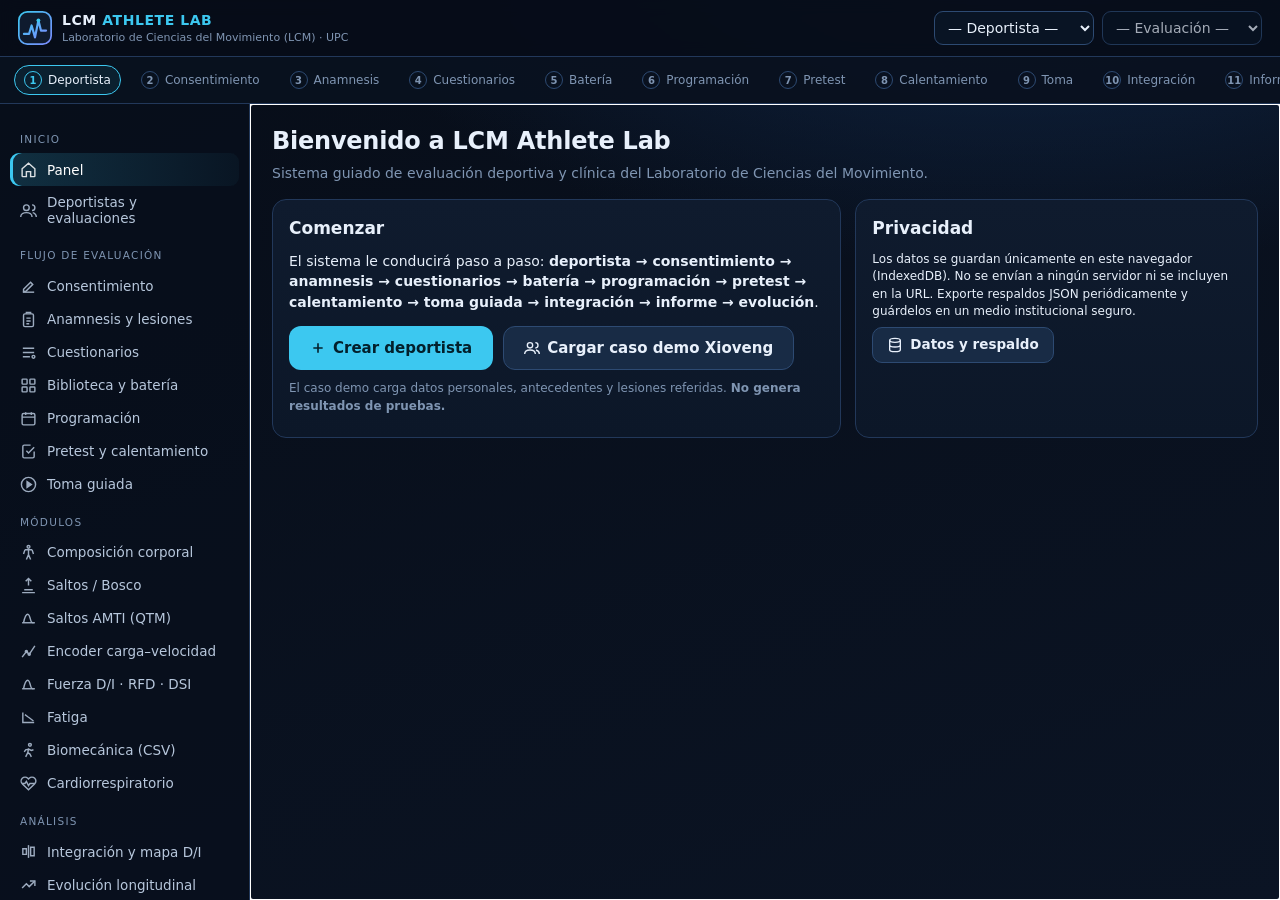
<file: modular/index.html>
<!doctype html><html lang="es"><head><meta charset="utf-8"><meta name="viewport" content="width=device-width,initial-scale=1"><meta name="referrer" content="no-referrer"><meta name="color-scheme" content="dark"><title>LCM Athlete Lab</title>
<link rel="stylesheet" href="styles.css"></head><body><noscript>Se requiere JavaScript.</noscript><script src="app.js"></script></body></html>
</file>
<file: modular/styles.css>
/* ==========================================================
   LCM Athlete Lab — estilos
   ========================================================== */
:root{
  --bg:#070d18; --bg2:#0b1424; --panel:#0f1b2e; --panel2:#132339; --panel3:#182b45;
  --line:#22385a; --line2:#2d4a72;
  --txt:#e8f0fb; --txt2:#b7c7dc; --muted:#7f95b2;
  --accent:#3cc8f0; --accent2:#7c8cff; --accentInk:#03202c;
  --ok:#34d399; --warn:#fbbf24; --bad:#f87171; --info:#60a5fa;
  --right:#f59e0b; --left:#22d3ee; --fig:#dbe7f7; --fig2:#6b83a3;
  --radius:14px; --shadow:0 10px 30px rgba(0,0,0,.35);
  --font: "Inter","Segoe UI",system-ui,-apple-system,Roboto,Arial,sans-serif;
  --mono: ui-monospace,"SF Mono",Menlo,Consolas,monospace;
}
*{box-sizing:border-box}
html,body{margin:0;height:100%}
body{font-family:var(--font);background:radial-gradient(1200px 600px at 80% -10%,#10284a 0%,transparent 60%),linear-gradient(160deg,var(--bg),var(--bg2));color:var(--txt);font-size:14px;line-height:1.45;-webkit-font-smoothing:antialiased}
a{color:var(--accent)}
h1{font-size:24px;margin:0 0 4px;letter-spacing:-.01em}
h2{font-size:17px;margin:0 0 10px}
h3{font-size:14.5px;margin:0 0 8px}
h4{font-size:13px;margin:0 0 6px;color:var(--txt2);text-transform:uppercase;letter-spacing:.06em}
p{margin:6px 0}
.muted{color:var(--muted)} .small{font-size:12px} .tiny{font-size:11px} .mono{font-family:var(--mono)}
.right{text-align:right} .center{text-align:center} .nowrap{white-space:nowrap}
hr{border:0;border-top:1px solid var(--line);margin:14px 0}

/* ---------- layout ---------- */
.app{display:grid;grid-template-columns:250px 1fr;grid-template-rows:auto auto 1fr;min-height:100vh}
.topbar{grid-column:1/-1;position:sticky;top:0;z-index:30;display:flex;align-items:center;gap:14px;padding:10px 18px;background:rgba(7,13,24,.92);backdrop-filter:blur(8px);border-bottom:1px solid var(--line)}
.brand{display:flex;align-items:center;gap:10px;font-weight:900;letter-spacing:.04em}
.brand .logo{width:34px;height:34px}
.brand b{color:var(--accent)} .brand small{display:block;font-weight:500;letter-spacing:0;color:var(--muted);font-size:11px}
.topbar .spacer{flex:1}
.ctx{display:flex;gap:8px;align-items:center;flex-wrap:wrap}
.ctx select{width:auto;min-width:160px;max-width:260px;padding:7px 9px}
.hamb{display:none;background:var(--panel2);border:1px solid var(--line);color:var(--txt);border-radius:9px;padding:7px 10px;font-size:18px;cursor:pointer}
.phasebar{grid-column:1/-1;position:sticky;top:57px;z-index:25;background:rgba(9,17,31,.95);border-bottom:1px solid var(--line);padding:8px 14px;overflow-x:auto;white-space:nowrap;scrollbar-width:thin}
.phasebar ol{list-style:none;margin:0;padding:0;display:flex;gap:4px;align-items:center}
.phasebar li{display:flex;align-items:center}
.phase{display:flex;align-items:center;gap:6px;border:1px solid transparent;background:transparent;color:var(--muted);padding:5px 9px;border-radius:999px;cursor:pointer;font-size:12px;font-family:inherit}
.phase .dot{width:18px;height:18px;border-radius:50%;display:grid;place-items:center;border:1.5px solid var(--line2);font-size:10px;font-weight:800}
.phase.done{color:var(--txt2)} .phase.done .dot{background:var(--ok);border-color:var(--ok);color:#05261a}
.phase.current{color:var(--txt);border-color:var(--accent);background:rgba(60,200,240,.08)} .phase.current .dot{border-color:var(--accent);color:var(--accent)}
.phase.warn .dot{border-color:var(--warn);color:var(--warn)}
.phase:hover{background:var(--panel2)}
.phasebar .sep{width:14px;height:1px;background:var(--line2);margin:0 1px}
.sidebar{border-right:1px solid var(--line);background:rgba(8,15,28,.7);padding:14px 10px;overflow-y:auto;position:sticky;top:104px;height:calc(100vh - 104px)}
.sidebar .grp{font-size:10.5px;letter-spacing:.12em;text-transform:uppercase;color:var(--muted);margin:14px 10px 6px}
.sidebar button{display:flex;gap:10px;align-items:center;width:100%;text-align:left;border:0;background:transparent;color:var(--txt2);padding:8px 10px;border-radius:9px;cursor:pointer;font-size:13.5px;font-family:inherit}
.sidebar button svg{width:17px;height:17px;flex:none;opacity:.85}
.sidebar button:hover{background:var(--panel2);color:var(--txt)}
.sidebar button.active{background:linear-gradient(90deg,rgba(60,200,240,.18),rgba(60,200,240,.04));color:#fff;box-shadow:inset 3px 0 0 var(--accent)}
.sidebar .storage{margin:18px 8px 6px;padding:10px;border:1px dashed var(--line2);border-radius:10px;font-size:11px;color:var(--muted)}
.main{padding:20px 22px 60px;max-width:1500px;width:100%;min-width:0}
.pagehead{display:flex;justify-content:space-between;align-items:flex-end;gap:16px;margin-bottom:16px;flex-wrap:wrap}
.pagehead .sub{color:var(--muted)}
.actions{display:flex;gap:8px;flex-wrap:wrap;align-items:center}

/* ---------- grid & cards ---------- */
.grid{display:grid;grid-template-columns:repeat(12,minmax(0,1fr));gap:14px}
.c2{grid-column:span 2}.c3{grid-column:span 3}.c4{grid-column:span 4}.c5{grid-column:span 5}.c6{grid-column:span 6}.c7{grid-column:span 7}.c8{grid-column:span 8}.c9{grid-column:span 9}.c12{grid-column:span 12}
.card{background:linear-gradient(180deg,var(--panel),#0c1728);border:1px solid var(--line);border-radius:var(--radius);padding:16px;min-width:0}
.card.flat{background:var(--panel)}
.card.hl{border-color:var(--accent);box-shadow:0 0 0 1px rgba(60,200,240,.25)}
.card .cardhead{display:flex;justify-content:space-between;align-items:center;gap:10px;margin-bottom:10px}
.card .cardhead h2,.card .cardhead h3{margin:0}
.stack>*+*{margin-top:14px}
.row{display:flex;gap:10px;align-items:center;flex-wrap:wrap}
.between{justify-content:space-between}
.kpi{display:flex;flex-direction:column;gap:2px}
.kpi .v{font-size:26px;font-weight:850;letter-spacing:-.02em}
.kpi .l{font-size:11px;text-transform:uppercase;letter-spacing:.08em;color:var(--muted)}
.kpi .s{font-size:12px;color:var(--txt2)}
.kpi .ico{width:30px;height:30px;border-radius:9px;display:grid;place-items:center;background:rgba(60,200,240,.12);color:var(--accent);margin-bottom:6px}
.kpi .ico svg{width:18px;height:18px}

/* ---------- forms ---------- */
label{display:block;color:var(--txt2);font-size:12px;margin:10px 0 4px;font-weight:600}
label .req{color:var(--warn)}
input,select,textarea{width:100%;background:#091424;border:1px solid var(--line2);color:var(--txt);border-radius:9px;padding:9px 10px;font:inherit;font-size:14px}
input:focus,select:focus,textarea:focus{outline:2px solid rgba(60,200,240,.45);border-color:var(--accent)}
input.invalid,select.invalid,textarea.invalid{border-color:var(--bad);outline-color:rgba(248,113,113,.4)}
textarea{min-height:80px;resize:vertical}
input[type=checkbox],input[type=radio]{width:18px;height:18px;accent-color:var(--accent);vertical-align:middle;margin:0 8px 0 0}
.check{display:flex;align-items:flex-start;gap:6px;padding:10px 12px;border:1px solid var(--line);border-radius:10px;background:var(--panel2);margin:6px 0;cursor:pointer;font-size:13.5px;color:var(--txt);font-weight:500}
.check input{margin-top:1px}
.help{font-size:11.5px;color:var(--muted);margin-top:3px}
.fieldunit{position:relative}.fieldunit span{position:absolute;right:10px;top:50%;transform:translateY(-50%);font-size:11px;color:var(--muted);pointer-events:none}
.fieldunit input{padding-right:48px}

/* ---------- buttons ---------- */
.btn{display:inline-flex;align-items:center;justify-content:center;gap:7px;border:1px solid transparent;border-radius:10px;padding:9px 14px;font-weight:750;font-size:13.5px;cursor:pointer;background:var(--accent);color:var(--accentInk);font-family:inherit;line-height:1.1;text-decoration:none;white-space:nowrap}
.btn svg{width:16px;height:16px}
.btn:hover{filter:brightness(1.08)}
.btn:disabled{opacity:.45;cursor:not-allowed;filter:none}
.btn.sec{background:var(--panel3);color:var(--txt);border-color:var(--line2)}
.btn.ghost{background:transparent;color:var(--txt2);border-color:var(--line2)}
.btn.ok{background:var(--ok);color:#052b1c}
.btn.warn{background:var(--warn);color:#2b1d02}
.btn.bad{background:var(--bad);color:#2e0707}
.btn.sm{padding:6px 10px;font-size:12px;border-radius:8px}
.btn.lg{padding:13px 20px;font-size:15px;border-radius:12px}
.btn.icon{padding:7px}
.btn.block{width:100%}

/* ---------- pills / badges ---------- */
.pill{display:inline-flex;align-items:center;gap:5px;border:1px solid var(--line2);padding:3px 9px;border-radius:999px;font-size:11px;color:var(--txt2);margin:2px 3px 2px 0;background:rgba(255,255,255,.02);white-space:nowrap}
.pill.ok{border-color:rgba(52,211,153,.5);color:var(--ok)}
.pill.warn{border-color:rgba(251,191,36,.5);color:var(--warn)}
.pill.bad{border-color:rgba(248,113,113,.5);color:var(--bad)}
.pill.info{border-color:rgba(96,165,250,.5);color:var(--info)}
.pill.acc{border-color:rgba(60,200,240,.5);color:var(--accent)}
.pill.R{border-color:var(--right);color:var(--right)} .pill.L{border-color:var(--left);color:var(--left)}
.reftype{display:inline-block;font-size:10px;font-weight:800;letter-spacing:.06em;text-transform:uppercase;padding:3px 7px;border-radius:5px;white-space:nowrap}
.rt-cutoff{background:#7c2d12;color:#ffedd5}
.rt-normative{background:#1e3a8a;color:#dbeafe}
.rt-mdc{background:#065f46;color:#d1fae5}
.rt-mcid{background:#5b21b6;color:#ede9fe}
.rt-sem{background:#0f766e;color:#ccfbf1}
.rt-descriptive{background:#374151;color:#e5e7eb}
.rt-method{background:#334155;color:#e2e8f0}
.rt-device{background:#713f12;color:#fef3c7}

/* ---------- tables ---------- */
.tablewrap{overflow-x:auto;-webkit-overflow-scrolling:touch}
table{width:100%;border-collapse:collapse;font-size:13px}
th,td{padding:8px 9px;border-bottom:1px solid var(--line);text-align:left;vertical-align:top}
th{color:var(--muted);font-weight:650;font-size:11.5px;text-transform:uppercase;letter-spacing:.05em}
tr.dim td{opacity:.5}
td.num,th.num{text-align:right;font-variant-numeric:tabular-nums}

/* ---------- alerts / notes ---------- */
.note{border:1px solid var(--line2);border-left:4px solid var(--info);background:rgba(96,165,250,.07);padding:10px 12px;border-radius:10px;font-size:13px;margin:8px 0}
.note.warn{border-left-color:var(--warn);background:rgba(251,191,36,.08)}
.note.bad{border-left-color:var(--bad);background:rgba(248,113,113,.08)}
.note.ok{border-left-color:var(--ok);background:rgba(52,211,153,.07)}
.note.neutral{border-left-color:var(--muted);background:rgba(255,255,255,.03)}
.levels{display:grid;gap:6px}
.lvl{display:grid;grid-template-columns:130px 1fr;gap:10px;padding:8px 10px;border-radius:9px;background:var(--panel2);border:1px solid var(--line)}
.lvl b{font-size:10.5px;letter-spacing:.08em;text-transform:uppercase;color:var(--muted)}
.lvl.l1{border-left:3px solid var(--accent)} .lvl.l2{border-left:3px solid var(--accent2)} .lvl.l3{border-left:3px solid var(--muted)}

/* ---------- progress ---------- */
.bar{height:8px;background:#15263d;border-radius:9px;overflow:hidden}
.bar i{display:block;height:100%;background:linear-gradient(90deg,var(--accent),var(--accent2));border-radius:9px;transition:width .3s}
.ring{--p:0;width:64px;height:64px;border-radius:50%;background:conic-gradient(var(--accent) calc(var(--p)*1%),#15263d 0);display:grid;place-items:center}
.ring span{width:50px;height:50px;border-radius:50%;background:var(--panel);display:grid;place-items:center;font-weight:800;font-size:13px}

/* ---------- lists ---------- */
.list{display:flex;flex-direction:column;gap:8px}
.item{display:flex;gap:12px;align-items:center;justify-content:space-between;padding:11px 12px;border:1px solid var(--line);border-radius:11px;background:var(--panel2)}
.item:hover{border-color:var(--line2)}
.item .meta{font-size:12px;color:var(--muted)}
.empty{padding:26px;text-align:center;color:var(--muted);border:1px dashed var(--line2);border-radius:12px}

/* ---------- test library ---------- */
.filters{display:flex;gap:6px;flex-wrap:wrap;margin-bottom:12px}
.chipbtn{border:1px solid var(--line2);background:var(--panel2);color:var(--txt2);border-radius:999px;padding:6px 11px;font-size:12px;cursor:pointer;font-family:inherit}
.chipbtn.on{background:var(--accent);color:var(--accentInk);border-color:var(--accent);font-weight:700}
.tgrid{display:grid;grid-template-columns:repeat(auto-fill,minmax(270px,1fr));gap:12px}
.tcard{border:1px solid var(--line);border-radius:13px;background:var(--panel);padding:12px;display:flex;flex-direction:column;gap:8px;min-width:0}
.tcard.sel{border-color:var(--ok);box-shadow:0 0 0 1px rgba(52,211,153,.3)}
.tcard .thumb{background:#0a1424;border-radius:10px;border:1px solid var(--line);height:120px;display:grid;place-items:center;overflow:hidden}
.tcard .thumb svg{width:100%;height:100%}
.tcard h3{margin:0}
.tcard .foot{display:flex;gap:6px;margin-top:auto}

/* ---------- ficha ---------- */
.ficha{display:grid;grid-template-columns:minmax(0,1.1fr) minmax(0,1fr);gap:16px}
.ficha dl{display:grid;grid-template-columns:170px 1fr;gap:6px 12px;margin:0}
.ficha dt{color:var(--muted);font-size:11.5px;text-transform:uppercase;letter-spacing:.05em;padding-top:2px}
.ficha dd{margin:0}
.cue{font-size:17px;font-weight:650;line-height:1.4;padding:14px 16px;border-radius:12px;background:linear-gradient(90deg,rgba(124,140,255,.16),rgba(60,200,240,.08));border:1px solid rgba(124,140,255,.4)}
.cue::before{content:"“";font-size:26px;color:var(--accent2);margin-right:4px;vertical-align:-4px}
.diagram{background:#0a1424;border:1px solid var(--line);border-radius:12px;padding:8px}
.diagram svg{width:100%;height:auto;display:block}
.diagram figcaption{font-size:11.5px;color:var(--muted);padding:4px 6px}
.eq{font-family:var(--mono);background:#091424;border:1px solid var(--line);padding:6px 9px;border-radius:8px;font-size:12.5px;margin:4px 0;display:block;white-space:pre-wrap}

/* ---------- runner ---------- */
.runner{display:grid;grid-template-columns:260px minmax(0,1fr);gap:16px}
.steps{list-style:none;margin:0;padding:0;display:flex;flex-direction:column;gap:2px}
.steps li button{width:100%;display:flex;gap:10px;align-items:center;text-align:left;background:transparent;border:0;color:var(--muted);padding:7px 8px;border-radius:8px;cursor:pointer;font:inherit;font-size:13px}
.steps li button:hover{background:var(--panel2)}
.steps .circ{width:16px;height:16px;border-radius:50%;border:2px solid var(--line2);flex:none}
.steps li.done button{color:var(--txt2)} .steps li.done .circ{background:var(--ok);border-color:var(--ok)}
.steps li.cur button{color:#fff;background:var(--panel2)} .steps li.cur .circ{border-color:var(--accent);box-shadow:0 0 0 3px rgba(60,200,240,.25)}
.steps li.skip .circ{border-style:dashed}
.sidepanel{display:grid;grid-template-columns:1fr 1fr;gap:12px}
.sidebox{border:1px solid var(--line);border-radius:12px;padding:12px;background:var(--panel2)}
.sidebox.R{border-top:3px solid var(--right)} .sidebox.L{border-top:3px solid var(--left)} .sidebox.B{border-top:3px solid var(--accent)}
.sidebox h3 .tag{font-size:11px;color:var(--muted);font-weight:500}
.trialchips{display:flex;flex-wrap:wrap;gap:5px;margin-top:8px}
.tchip{font-size:11px;border-radius:7px;padding:3px 7px;background:#0a1626;border:1px solid var(--line2)}
.tchip.valid{border-color:rgba(52,211,153,.6)} .tchip.repeat{border-color:rgba(251,191,36,.6);opacity:.8} .tchip.nc{border-color:rgba(248,113,113,.6);opacity:.8}
.timer{display:flex;flex-direction:column;align-items:center;gap:12px;padding:20px}
.timer .clock{font-size:64px;font-weight:850;font-variant-numeric:tabular-nums;letter-spacing:-.03em}
.timer .clock.done{color:var(--ok)}
.runfoot{display:flex;justify-content:space-between;gap:10px;margin-top:16px;flex-wrap:wrap;position:sticky;bottom:0;background:linear-gradient(180deg,transparent,var(--bg2) 30%);padding:14px 0 4px}

/* ---------- questionnaire athlete mode ---------- */
.athletemode{position:fixed;inset:0;z-index:100;background:linear-gradient(160deg,#08111f,#0d1d35);overflow-y:auto;padding:18px}
.athletemode .inner{max-width:760px;margin:0 auto}
.qitem{border:1px solid var(--line);border-radius:14px;padding:14px;margin:12px 0;background:var(--panel)}
.qitem.missing{border-color:var(--warn)}
.qitem .qt{font-size:16px;font-weight:650;margin-bottom:10px}
.opts{display:grid;gap:7px}
.opt{display:flex;align-items:center;gap:10px;padding:12px 14px;border:1.5px solid var(--line2);border-radius:11px;cursor:pointer;background:#0a1626;font-size:15px}
.opt.on{border-color:var(--accent);background:rgba(60,200,240,.12)}
.opt input{display:none}
.opts.h{grid-template-columns:repeat(auto-fit,minmax(110px,1fr))}
.opts.h .opt{justify-content:center;text-align:center;font-size:13.5px;padding:12px 6px}

/* ---------- modal & toast ---------- */
.modal-bg{position:fixed;inset:0;background:rgba(2,6,14,.7);z-index:200;display:flex;align-items:flex-start;justify-content:center;padding:4vh 12px;overflow-y:auto}
.modal{background:var(--panel);border:1px solid var(--line2);border-radius:16px;box-shadow:var(--shadow);width:100%;max-width:720px;padding:18px}
.modal.wide{max-width:1150px}
.modal .mhead{display:flex;justify-content:space-between;align-items:flex-start;gap:12px;margin-bottom:10px}
.modal .mfoot{display:flex;justify-content:flex-end;gap:8px;margin-top:16px;flex-wrap:wrap}
.toasts{position:fixed;right:16px;bottom:16px;z-index:300;display:flex;flex-direction:column;gap:8px}
.toast{background:var(--panel3);border:1px solid var(--line2);border-left:4px solid var(--ok);padding:10px 14px;border-radius:10px;box-shadow:var(--shadow);font-size:13px;max-width:360px;animation:tin .2s}
.toast.warn{border-left-color:var(--warn)} .toast.bad{border-left-color:var(--bad)} .toast.info{border-left-color:var(--info)}
@keyframes tin{from{transform:translateY(8px);opacity:0}}

/* ---------- signature ---------- */
.sig{border:1px dashed var(--line2);border-radius:10px;background:#f8fafc;touch-action:none;width:100%;height:150px;display:block;cursor:crosshair}
.sigimg{background:#fff;border-radius:8px;max-width:260px;height:80px;object-fit:contain;border:1px solid var(--line)}

/* ---------- charts ---------- */
.chart{width:100%;max-width:860px;overflow:hidden}
.chart svg{width:100%;height:auto;display:block}
.chart text{fill:var(--txt2);font-size:11px;font-family:var(--font)}
.chart .axis line,.chart .axis path{stroke:var(--line2)}
.chart .grid line{stroke:#1a2d48}
.legend{display:flex;gap:12px;flex-wrap:wrap;font-size:12px;color:var(--txt2);margin:6px 0}
.legend i{display:inline-block;width:12px;height:12px;border-radius:3px;margin-right:5px;vertical-align:-2px}

/* ---------- body map ---------- */
.bodymap{display:grid;grid-template-columns:minmax(0,1fr) 220px minmax(0,1fr);gap:12px;align-items:center}
.segbox{border:1px solid var(--line);border-radius:10px;padding:8px 10px;background:var(--panel2);margin:6px 0}
.segbox .t{font-size:11px;color:var(--muted);text-transform:uppercase;letter-spacing:.05em}
.segbox .v{font-size:18px;font-weight:800}

/* ---------- timeline ---------- */
.timeline svg{width:100%;height:auto}
.dimap-row{display:grid;grid-template-columns:minmax(120px,190px) 1fr 1fr 110px;gap:10px;align-items:center;padding:7px 0;border-bottom:1px solid var(--line)}
.dimap-bar{height:14px;background:#15263d;border-radius:4px;position:relative;overflow:hidden}
.dimap-bar i{position:absolute;top:0;bottom:0;border-radius:4px}
.dimap-bar.R i{right:0;background:var(--right)} .dimap-bar.L i{left:0;background:var(--left)}

/* ---------- report ---------- */
.report{background:#fff;color:#111827;border-radius:12px;padding:34px 38px;max-width:980px;margin:0 auto;font-size:12.5px}
.report h1{font-size:20px;color:#0b2540}
.report h2{font-size:14.5px;color:#0b2540;border-bottom:2px solid #0b2540;padding-bottom:4px;margin-top:22px}
.report h3{color:#0b2540}
.report table{font-size:11.5px;border-top:1.5px solid #111;border-bottom:1.5px solid #111}
.report th{color:#111;border-bottom:1px solid #111;background:none;text-transform:none;letter-spacing:0;font-size:11.5px}
.report td{border-bottom:0;color:#111}
.report .muted{color:#4b5563}
.report .chart text{fill:#374151}
.report .chart .grid line{stroke:#e5e7eb}
.report .chart .axis line{stroke:#9ca3af}
.report textarea{background:#f9fafb;color:#111;border-color:#d1d5db}
.report .note{background:#f3f4f6;border-color:#d1d5db;color:#111}
.report .pill{color:#374151;border-color:#9ca3af}
.report .rhead{display:flex;justify-content:space-between;align-items:center;border-bottom:3px solid #0b2540;padding-bottom:10px;margin-bottom:12px}
.report .sigline{border-top:1px solid #111;width:260px;margin-top:40px;padding-top:4px;font-size:11px}
.report .lvl{background:#f9fafb;border-color:#e5e7eb}
.report .lvl b{color:#4b5563}
.printonly{display:none}

/* ---------- responsive ---------- */
@media (max-width:1100px){
  .c3{grid-column:span 6}.c4{grid-column:span 6}.c2{grid-column:span 4}
  .ficha{grid-template-columns:1fr}
  .runner{grid-template-columns:1fr}
  .steps{flex-direction:row;overflow-x:auto;gap:4px;padding-bottom:4px}
  .steps li button{white-space:nowrap}
}
@media (max-width:860px){
  .app{grid-template-columns:minmax(0,1fr)}
  .topbar{flex-wrap:wrap;gap:8px;padding:8px 12px}
  .ctx{width:100%}
  .ctx select{flex:1;min-width:0;max-width:none}
  .report{overflow-x:auto}
  .card{overflow-wrap:anywhere}
  .hamb{display:inline-block}
  .sidebar{position:fixed;left:0;top:0;bottom:0;height:100vh;width:270px;z-index:150;transform:translateX(-100%);transition:transform .2s;background:#08111f}
  .sidebar.open{transform:none;box-shadow:var(--shadow)}
  .c2,.c3,.c4,.c5,.c6,.c7,.c8,.c9{grid-column:span 12}
  .main{padding:14px 14px 60px}
  .brand small{display:none}
  .sidepanel{grid-template-columns:1fr}
  .ficha dl{grid-template-columns:1fr}
  .bodymap{grid-template-columns:1fr}
  .dimap-row{grid-template-columns:1fr 1fr;}
  .dimap-row .lab{grid-column:1/-1}
  .lvl{grid-template-columns:1fr}
  .report{padding:18px}
  .timer .clock{font-size:52px}
  .phasebar{position:static}
  .topbar{position:static}
}
@media (max-width:520px){ .ctx .hidesm{display:none} h1{font-size:20px} }

/* ---------- print ---------- */
@media print{
  @page{size:A4;margin:14mm 12mm}
  body{background:#fff;color:#111}
  .topbar,.phasebar,.sidebar,.noprint,.toasts,.pagehead,.runfoot{display:none!important}
  .report h3{break-after:avoid}
  .app{display:block}
  .main{padding:0;max-width:none}
  .printonly{display:block}
  .report{padding:0;border-radius:0;max-width:none}
  .report textarea{border:0;background:none;resize:none;padding:0;min-height:0;overflow:visible}
  .card{background:#fff!important;color:#111;border-color:#ccc;break-inside:avoid}
  .report h2{break-after:avoid}
  .report table,.report .chart,.report .diagram{break-inside:avoid}
  .muted{color:#555}
  .consentprint{color:#111}
  .consentprint .check{background:#fff;color:#111;border-color:#bbb}
}

/* ---------- diagramas ---------- */
.d-fig{stroke:var(--fig)} .d-fig2{stroke:var(--fig2)} .d-R{stroke:var(--right)} .d-L{stroke:var(--left)}
.d-head{fill:#0a1424;stroke:var(--fig);stroke-width:3}
.d-joint{fill:#0a1424;stroke:var(--fig);stroke-width:1.5}
.d-ground{stroke:#5b7394;stroke-width:1.5} .d-hatch line{stroke:#2d4668;stroke-width:1}
.d-lab{fill:var(--txt2);font-size:11px;font-family:var(--font)} .d-tiny{fill:var(--txt2);font-size:9.5px;font-family:var(--font)} .d-val{fill:var(--txt);font-size:13px;font-weight:800;font-family:var(--font)} .d-acc-t{fill:var(--warn)}
.d-eq{fill:#1a2e4b;stroke:#4b6b92;stroke-width:1.2} .d-wall{fill:#23395a;stroke:#5b7ba3} .d-plate{fill:var(--accent);opacity:.75} .d-sensor{fill:var(--warn);stroke:#7c5a00}
.d-bar{stroke:#cbd5e1;stroke-width:5;stroke-linecap:round} .d-strap{stroke:var(--accent2);stroke-width:3;fill:none} .d-cable{stroke:var(--warn);stroke-width:1.5;stroke-dasharray:3 2}
.d-arrow{stroke:var(--accent);stroke-width:2;fill:none} .d-arrowhead{fill:var(--accent)} .d-bad{stroke:var(--bad);stroke-width:2;fill:none}
.d-angle{fill:none;stroke:var(--warn);stroke-width:1.6} .d-dim{stroke:var(--muted);stroke-width:1;stroke-dasharray:4 3}
.d-tape{stroke:#e2e8f0;stroke-width:2} .d-mark{stroke:var(--warn);stroke-width:3} .d-traj{stroke:var(--accent);stroke-width:1.6;stroke-dasharray:5 4;fill:none}
.d-strip{fill:rgba(251,191,36,.18)} .d-foot{fill:none;stroke:var(--fig);stroke-width:2} .d-R-f{stroke:var(--right)}
.d-court{fill:none;stroke:#4b6b92;stroke-width:1.5} .d-cone{fill:var(--warn)} .d-beam{stroke:var(--bad);stroke-width:1;stroke-dasharray:3 3;fill:none}
.d-badx circle{fill:rgba(248,113,113,.15);stroke:var(--bad);stroke-width:2} .d-badx line{stroke:var(--bad);stroke-width:2.2}
.d-okm circle{fill:rgba(52,211,153,.15);stroke:var(--ok);stroke-width:2} .d-okm path{stroke:var(--ok);stroke-width:2.2;fill:none}
.d-bodyf{fill:#132339;stroke:#4b6b92;stroke-width:1.5} .d-seg-R{stroke:var(--right)} .d-seg-L{stroke:var(--left)}
.d-acc-i{color:var(--bad)}
.report .diagram{background:#fff}
</file>
